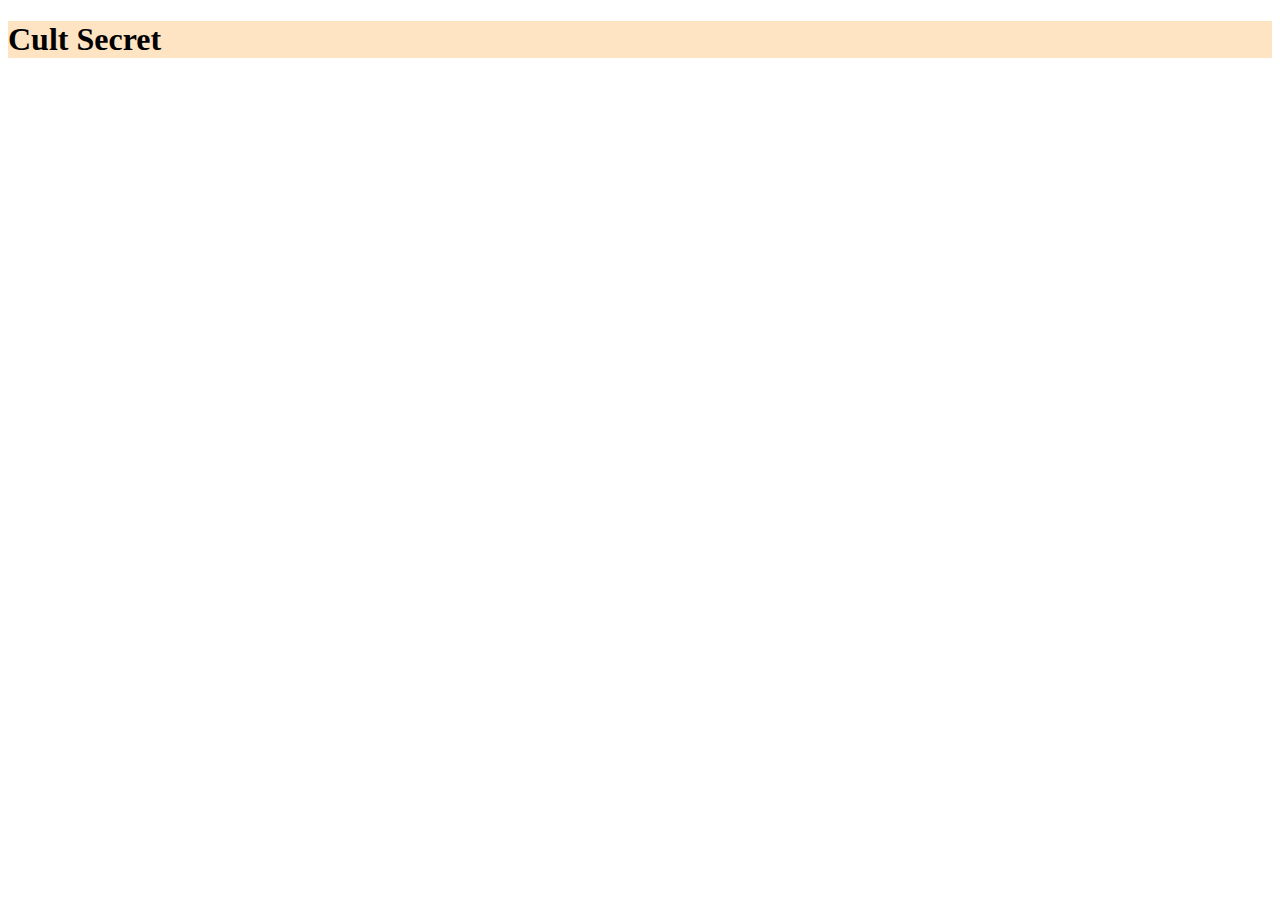
<file: index.html>
<!DOCTYPE html>
<html lang="en">
<head>
    <meta charset="UTF-8">
    <meta name="viewport" content="width=device-width, initial-scale=1.0">
    <title>Secret</title>
</head>
<body>
   <h1 style="background-color: bisque; color: black;"> Cult Secret</h1> 
</body>
</html>
</file>
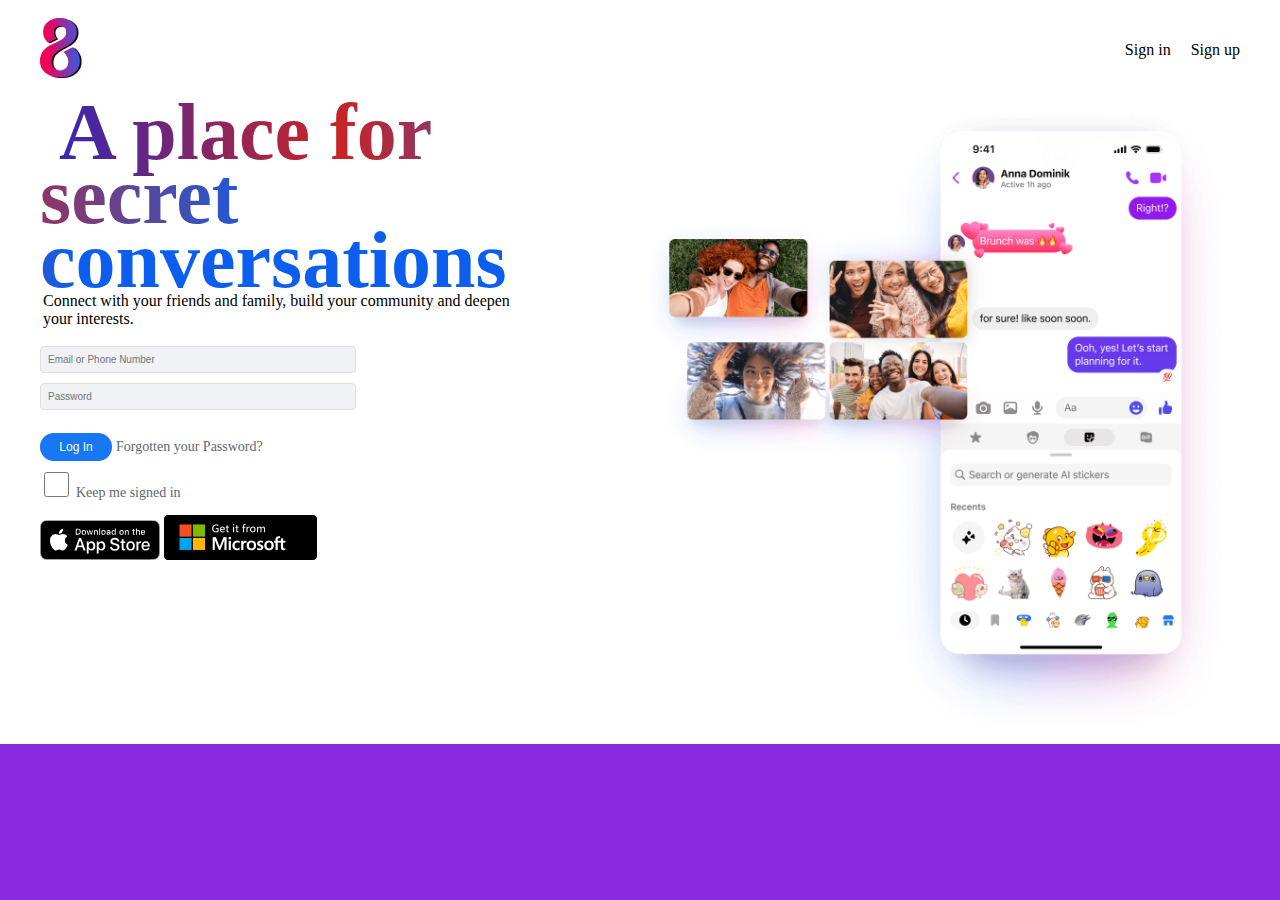
<file: public/index.html>
<!DOCTYPE html>
<html lang="en">
<head>
    <meta charset="UTF-8">
    <meta name="viewport" content="width=device-width, initial-scale=1.0">
    <title>Secret</title>
    <link rel="stylesheet" href="style.css">
</head>
<body>
   <div class="parent">
    <header class="main-header">
        <div class="header-container">
            <div class="logo">
                <img src="logo.png">
            </div>
            <div class="action-btns">
                <span>Sign in</span>
                <span>Sign up</span>
            </div>
        </div>
    </header>
    <div class="main-content">
        <div class="content-layout">
            <div class="login-area">
                <div>
                    <span class="large-text">
                    A place for secret conversations
                    </span>
                </div>
        
                  <div class="small-text"> 
                    <span>
                        Connect with your friends and family, build your community and deepen your interests.
                    </span>
                </div>
               <div class="input-unit">
                <div class="email-unit">
                    <input type="text" placeholder="Email or Phone Number">
                </div>
                <div class="password-unit">
                    <input type="text" placeholder="Password">
                </div>
               </div>
                <div class="Btn">
                    <button>Log In</button>
                    <p>Forgotten your Password?</p>
                    <div>
                        <input type="checkbox">
                    <p>Keep me signed in</p>
                    </div>
                </div>

                <div class="app-pictures">
                    <img src="images/apple-store.svg">
                    <img src="images/microsoft-store.png">
                </div>
            </div>
            <div class="image-area">
                <img class="chat-image-big" src="images/chat-image.png" >
                <img  class="chat-image-small" src="images/chat-image-2.png">
            </div>
        </div>
    </div>
   </div>

   
</body>
</html>
</file>
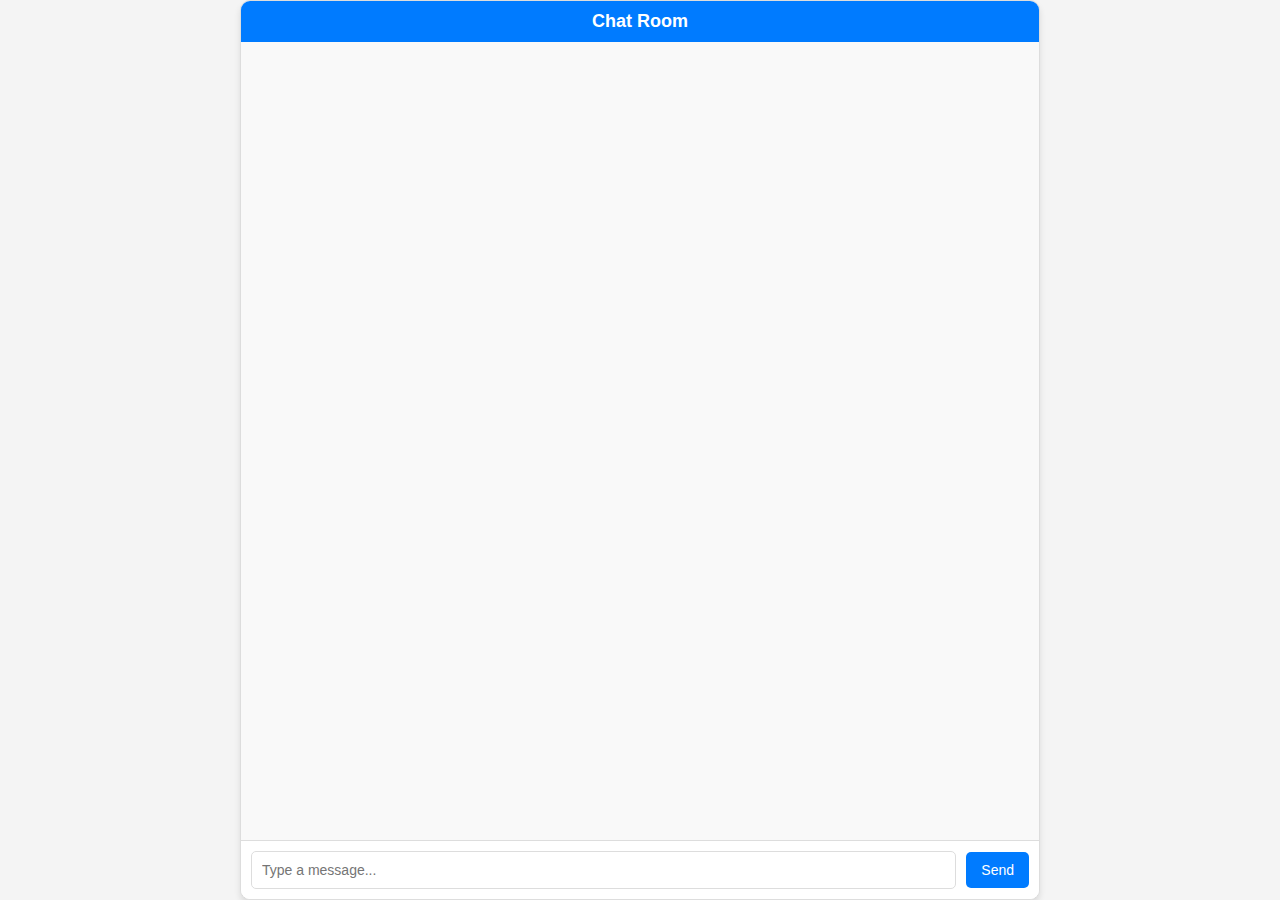
<file: public/chat.html>
<!DOCTYPE html>
<html lang="en">
<head>
    <meta charset="UTF-8">
    <meta name="viewport" content="width=device-width, initial-scale=1.0">
    <title>Chat Interface</title>
    <link rel="stylesheet" href="styles/chat.css">
</head>
<body>
    <div class="chat-container">
        <div class="chat-header">
            Chat Room
        </div>
        <div id="chat-messages" class="chat-messages"></div>
        <div class="chat-input-area">
            <input id="chat-input" type="text" placeholder="Type a message..." class="chat-input">
            <button id="send-button" class="send-button">Send</button>
        </div>
    </div>

    <script src="js/chat.js"></script>
</body>
</html>
</file>
<file: public/style.css>
body {
    background-color: blueviolet;
    margin: 0;
    padding: 0;
}

.parent {
    background-color: #ffffff;
}

.main-header {
    padding-left: 30px;
    padding-right: 30px;
    width: auto;
    height: 100px;
}


@media (max-width: 800px) {
    .main-header {
        /* height: 50px;
        background-color: black; */
        
    }
}

.header-container {
    max-width: 1200px;
    display: flex;
    margin: 0 auto;
    height: 100px;
    align-items: center;
    justify-content: space-between;
}

.action-btns {
    display: flex;
    gap: 20px;
}

.content-layout{
    display: flex;
    max-width: 1200px;
    margin: 0 auto; 
}

.login-area{

    width: 50%;
}

.image-area{
    width: 50%;
}

.large-text {
    width: 50%;
    background-image: linear-gradient(83.84deg, #0e29d8 -6.87%, #ca2323 26.54%, #0c5fee 58.58%);
    font-family: Calibre;
    margin:184px 19px 360px;
    font-size: 80px;
    font-weight: 800;
    font-stretch: normal;
    font-style: normal;
    line-height:0.8;
    letter-spacing: normal;
    text-align: left;
    -webkit-background-clip: text;
    background-clip: text;
    -webkit-text-fill-color: transparent;
}

.small-text{
    width: 480px;
    font-family: Calibre;
    letter-spacing: normal;
    height: 49px;
    text-align: left;
    margin-left: 3px;

}
.login-1{
    width: 375px;
    height: 37px;;
    position: absolute;
    margin: 14px 179px 14px 360px;
    padding: 10px;
    margin-left: -6px;
    color: #000; 
    margin-top: 250px;
}
  
 
  .input-unit input[type="text"],
  .input-unit input[type="password"] {
    width: 50%;
    padding: 7px;
    margin: 5px 0px;
    border: 1px solid #dddfe2;
    border-radius: 4px;
    font-size: 10px;
    background-color: #f0f2f5;    }
.password-unit{
    margin-bottom: 10px;
}
.Btn button {
    width: 12%;
      padding: 7px;
      background-color: #1877f2;
      border: none;
      border-radius: 18px;
      color: #ffffff;
      font-size: 12px;
      cursor: pointer;}

.Btn p{
    font-size: 14px;
      color: #606770;
      display: inline-block;
      vertical-align: middle;}

.Btn input {
    width: 25px;
    height: 25px;
    border-radius: 2px;
    border: solid 1px rgba(0, 0, 0, 0.32);
    background-color: #fff;

}
.chat-image-big {
    width: 100%;
}

.chat-image-small {
    display: none;
    width: 100%;
}

@media (max-width: 800px) {
    .content-layout{
        flex-direction: column;
    }

    .login-area{
        width: 100%;

    }
    
    .image-area{
        width: 100%;
    }

    .chat-image-big {
        display: none;
    }

    .chat-image-small {
        display: block;
    }
}
</file>
<file: public/styles/chat.css>
* {
    margin: 0;
    padding: 0;
    box-sizing: border-box;
}

body {
    font-family: Arial, sans-serif;
    display: flex;
    justify-content: center;
    align-items: center;
    height: 100vh;
    background-color: #f4f4f4;
}

.chat-container {
    width: 800px;
    height: 900px;
    display: flex;
    flex-direction: column;
    border: 1px solid #ddd;
    border-radius: 10px;
    background-color: #fff;
    overflow: hidden;
    box-shadow: 0 4px 6px rgba(0, 0, 0, 0.1);
}

.chat-header {
    padding: 10px;
    background-color: #007bff;
    color: #fff;
    text-align: center;
    font-size: 18px;
    font-weight: bold;
}

.chat-messages {
    flex: 1;
    padding: 10px;
    overflow-y: auto;
    background-color: #f9f9f9;
}

.message {
    margin: 10px 0;
    padding: 10px;
    border-radius: 5px;
    max-width: 70%;
}

.message.sent {
    background-color: #007bff;
    color: #fff;
    margin-left: auto;
    text-align: right;
}

.message.received {
    background-color: #e9ecef;
    color: #333;
}

.chat-input-area {
    display: flex;
    align-items: center;
    padding: 10px;
    background-color: #fff;
    border-top: 1px solid #ddd;
}

.chat-input {
    flex: 1;
    padding: 10px;
    border: 1px solid #ddd;
    border-radius: 5px;
    outline: none;
    font-size: 14px;
    margin-right: 10px;
}

.send-button {
    padding: 10px 15px;
    background-color: #007bff;
    color: #fff;
    border: none;
    border-radius: 5px;
    cursor: pointer;
    font-size: 14px;
}

.send-button:hover {
    background-color: #0056b3;
}
</file>
